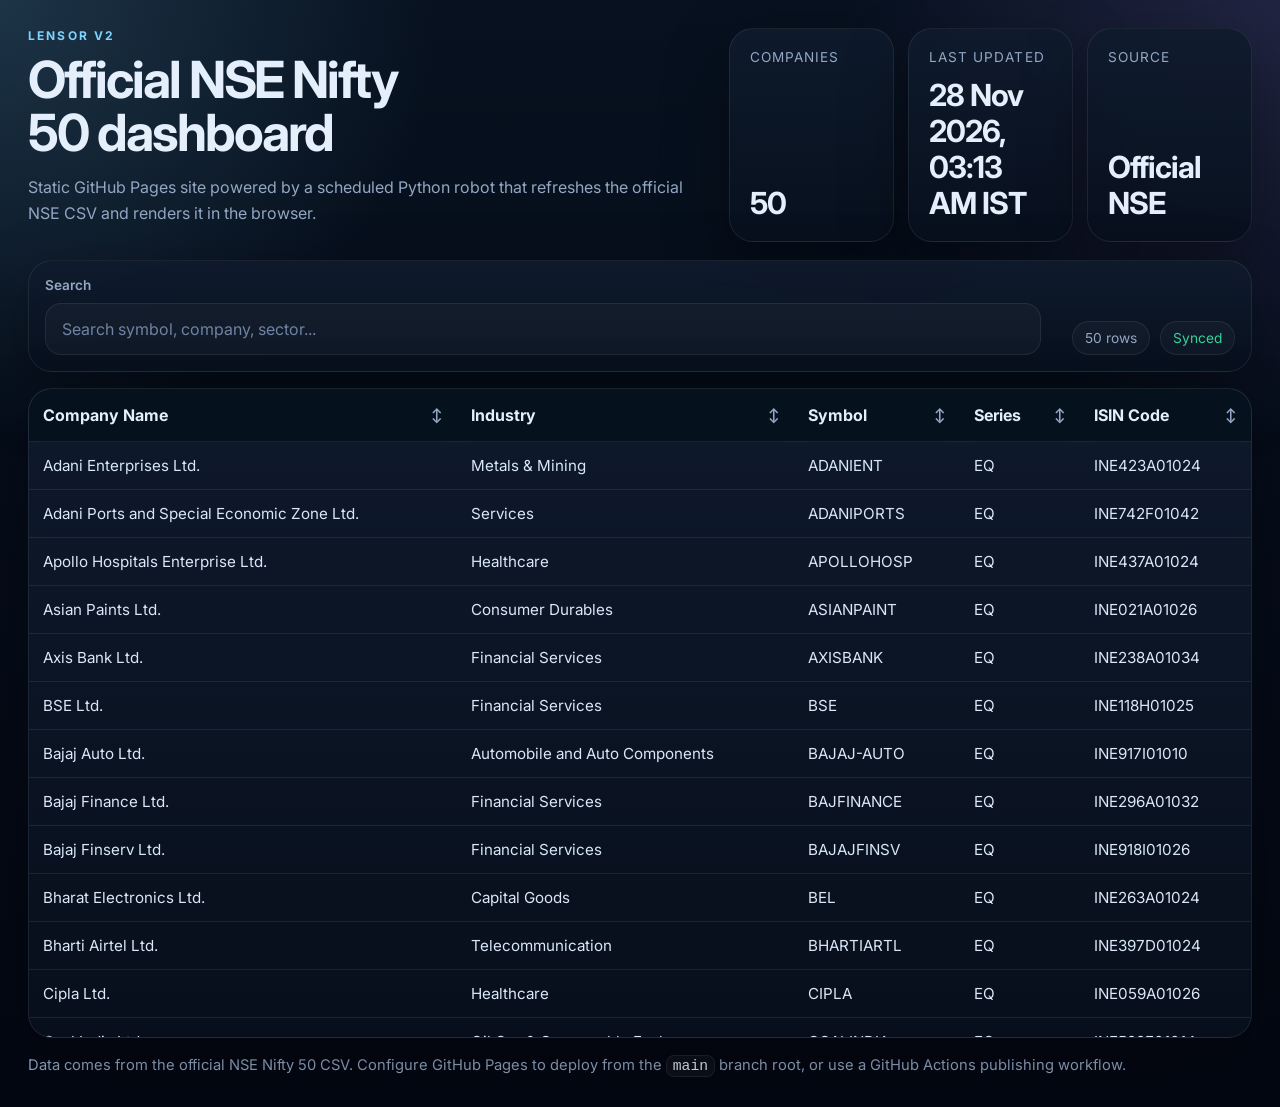
<file: index.html>
<!doctype html>
<html lang="en">
<head>
  <meta charset="utf-8" />
  <meta name="viewport" content="width=device-width, initial-scale=1" />
  <title>Lensor V2 — NSE Nifty 50</title>
  <meta name="description" content="Static GitHub Pages dashboard for official NSE Nifty 50 CSV data." />
  <meta name="theme-color" content="#07111f" />
  <link rel="preconnect" href="https://fonts.googleapis.com">
  <link rel="preconnect" href="https://fonts.gstatic.com" crossorigin>
  <link href="https://fonts.googleapis.com/css2?family=Inter:wght@400;500;600;700;800&display=swap" rel="stylesheet">
  <link rel="stylesheet" href="./style.css" />
</head>
<body>
  <main class="shell">
    <section class="hero">
      <div>
        <p class="eyebrow">Lensor V2</p>
        <h1>Official NSE Nifty 50 dashboard</h1>
        <p class="lede">
          Static GitHub Pages site powered by a scheduled Python robot that refreshes the official NSE CSV and renders it in the browser.
        </p>
      </div>

      <div class="hero-cards">
        <article class="stat-card">
          <span class="stat-label">Companies</span>
          <strong id="companyCount">—</strong>
        </article>
        <article class="stat-card">
          <span class="stat-label">Last Updated</span>
          <strong id="updatedAt">—</strong>
        </article>
        <article class="stat-card">
          <span class="stat-label">Source</span>
          <strong id="sourceLabel">—</strong>
        </article>
      </div>
    </section>

    <section class="toolbar">
      <label class="search-wrap" aria-label="Search table">
        <span>Search</span>
        <input id="searchBox" type="search" placeholder="Search symbol, company, sector..." />
      </label>

      <div class="mini-meta">
        <span id="visibleRows">0 rows</span>
        <span id="statusPill">Loading…</span>
      </div>
    </section>

    <section class="table-card">
      <div class="table-wrap" role="region" aria-label="Nifty 50 data table" tabindex="0">
        <table id="niftyTable">
          <thead>
            <tr id="tableHeadRow"></tr>
          </thead>
          <tbody id="tableBody"></tbody>
        </table>
      </div>
    </section>

    <p class="footnote">
      Data comes from the official NSE Nifty 50 CSV. Configure GitHub Pages to deploy from the <code>main</code> branch root, or use a GitHub Actions publishing workflow.
    </p>
  </main>

  <script src="./script.js"></script>
</body>
</html>
</file>
<file: style.css>
:root {
  color-scheme: dark;
  --bg: #07111f;
  --bg-alt: #0c1727;
  --panel: rgba(12, 23, 39, 0.9);
  --panel-strong: #0f1b2d;
  --line: rgba(255, 255, 255, 0.08);
  --text: #e5eefb;
  --muted: #93a7c3;
  --accent: #7dd3fc;
  --accent-2: #a78bfa;
  --good: #34d399;
  --shadow: 0 24px 64px rgba(0, 0, 0, 0.35);
  --radius: 24px;
}

* {
  box-sizing: border-box;
}

html, body {
  margin: 0;
  padding: 0;
  min-height: 100%;
}

body {
  font-family: "Inter", system-ui, -apple-system, BlinkMacSystemFont, "Segoe UI", sans-serif;
  background:
    radial-gradient(circle at top left, rgba(125, 211, 252, 0.18), transparent 26%),
    radial-gradient(circle at top right, rgba(167, 139, 250, 0.16), transparent 26%),
    linear-gradient(180deg, var(--bg), #030712 100%);
  color: var(--text);
  padding: 28px;
}

.shell {
  max-width: 1420px;
  margin: 0 auto;
}

.hero {
  display: grid;
  grid-template-columns: 1.3fr 1fr;
  gap: 20px;
  align-items: stretch;
  margin-bottom: 18px;
}

.eyebrow {
  text-transform: uppercase;
  letter-spacing: 0.18em;
  font-size: 0.75rem;
  color: var(--accent);
  margin: 0 0 10px;
  font-weight: 700;
}

h1 {
  margin: 0;
  font-size: clamp(2rem, 4vw, 3.6rem);
  line-height: 1.04;
  letter-spacing: -0.04em;
  max-width: 12ch;
}

.lede {
  max-width: 68ch;
  margin: 14px 0 0;
  color: var(--muted);
  font-size: 1rem;
  line-height: 1.65;
}

.hero-cards {
  display: grid;
  grid-template-columns: repeat(3, minmax(0, 1fr));
  gap: 14px;
}

.stat-card,
.toolbar,
.table-card {
  background: linear-gradient(180deg, rgba(15, 27, 45, 0.92), rgba(8, 16, 29, 0.92));
  border: 1px solid var(--line);
  box-shadow: var(--shadow);
  backdrop-filter: blur(16px);
}

.stat-card {
  border-radius: var(--radius);
  padding: 20px;
  display: flex;
  flex-direction: column;
  justify-content: space-between;
  min-height: 130px;
}

.stat-label {
  color: var(--muted);
  font-size: 0.85rem;
  text-transform: uppercase;
  letter-spacing: 0.08em;
}

.stat-card strong {
  font-size: clamp(1.2rem, 2.4vw, 1.9rem);
  letter-spacing: -0.03em;
  margin-top: 12px;
}

.toolbar {
  border-radius: var(--radius);
  padding: 16px;
  display: flex;
  gap: 14px;
  justify-content: space-between;
  align-items: end;
  margin-bottom: 16px;
}

.search-wrap {
  display: flex;
  flex-direction: column;
  gap: 10px;
  flex: 1;
  min-width: 0;
}

.search-wrap span {
  color: var(--muted);
  font-size: 0.85rem;
  font-weight: 600;
}

.search-wrap input {
  width: 100%;
  border: 1px solid var(--line);
  outline: none;
  color: var(--text);
  background: rgba(255, 255, 255, 0.03);
  border-radius: 16px;
  padding: 15px 16px;
  font: inherit;
  font-size: 1rem;
}

.search-wrap input::placeholder {
  color: #6f83a2;
}

.mini-meta {
  display: flex;
  align-items: center;
  gap: 10px;
  flex-wrap: wrap;
  justify-content: flex-end;
  min-width: 180px;
}

.mini-meta span {
  border-radius: 999px;
  border: 1px solid var(--line);
  padding: 8px 12px;
  font-size: 0.86rem;
  color: var(--muted);
  background: rgba(255, 255, 255, 0.03);
  white-space: nowrap;
}

#statusPill {
  color: var(--good);
}

.table-card {
  border-radius: var(--radius);
  overflow: hidden;
}

.table-wrap {
  overflow: auto;
  max-height: 72vh;
}

table {
  width: 100%;
  border-collapse: collapse;
  min-width: 980px;
}

thead th {
  position: sticky;
  top: 0;
  z-index: 2;
  background: rgba(7, 17, 31, 0.96);
  backdrop-filter: blur(10px);
  border-bottom: 1px solid var(--line);
  padding: 0;
  text-align: left;
}

.sort-btn {
  width: 100%;
  padding: 16px 14px;
  display: inline-flex;
  justify-content: space-between;
  align-items: center;
  gap: 10px;
  background: transparent;
  border: 0;
  color: var(--text);
  font: inherit;
  font-weight: 700;
  cursor: pointer;
}

.sort-indicator {
  color: var(--muted);
  font-size: 0.84rem;
  flex: 0 0 auto;
}

tbody td {
  padding: 14px;
  border-bottom: 1px solid var(--line);
  color: #d9e7f7;
  font-size: 0.95rem;
  vertical-align: top;
}

tbody tr:hover {
  background: rgba(125, 211, 252, 0.05);
}

.empty {
  text-align: center;
  padding: 40px 18px;
  color: var(--muted);
}

.footnote {
  margin: 16px 0 0;
  color: var(--muted);
  font-size: 0.92rem;
  line-height: 1.6;
}

.footnote code {
  color: var(--text);
  background: rgba(255, 255, 255, 0.04);
  border: 1px solid var(--line);
  padding: 0.12rem 0.36rem;
  border-radius: 8px;
}

@media (max-width: 980px) {
  body {
    padding: 16px;
  }

  .hero,
  .toolbar {
    grid-template-columns: 1fr;
    display: grid;
  }

  .hero-cards {
    grid-template-columns: 1fr;
  }

  .mini-meta {
    justify-content: flex-start;
  }

  table {
    min-width: 860px;
  }
}
</file>
